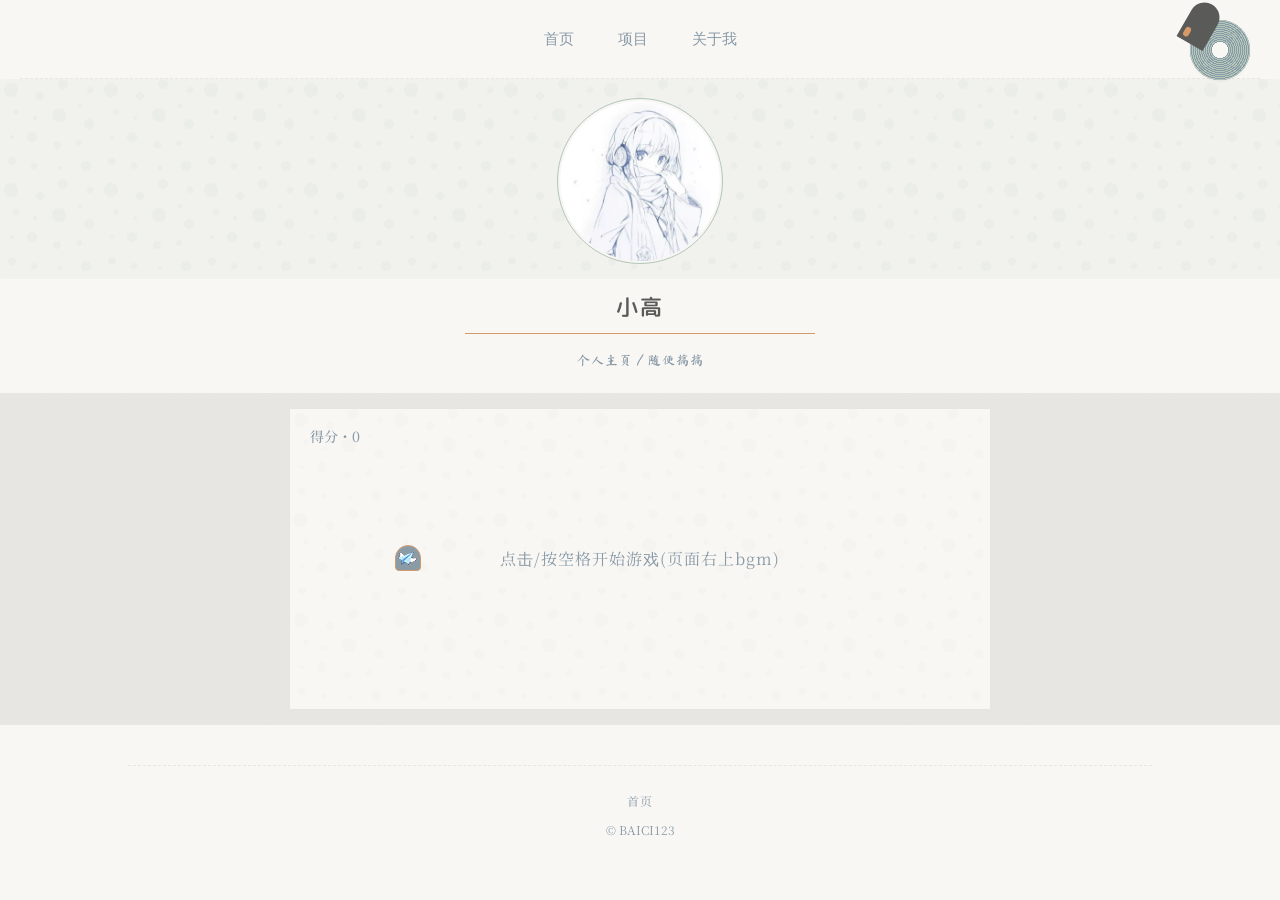
<file: index.html>
<!DOCTYPE html>
<html lang="zh">
<head>
    <meta charset="UTF-8">
    <title>高锦涛 | 南京理工大学 | 个人主页</title>
    <link rel="stylesheet" href="css/base.css">
    <link rel="stylesheet" href="css/index.css">
</head>
<body>
    <nav>
        <!-- 调 data-page 为 home.html -->
        <a href="home.html" class="nav-link active" data-page="home.html">首页</a>
        <a href="projects.html" class="nav-link" data-page="projects.html">项目</a>
        <a href="about.html" class="nav-link" data-page="about.html">关于我</a>
    </nav>

    <div class="music-player">
        <div class="record"></div>
        <div class="tonearm"></div>
        <audio id="bg-music" loop preload="auto">
            <source src="music/background.mp3" type="audio/mpeg">
            你的浏览器不支持音频播放
        </audio>
    </div>

    <!-- iframe 初始加载 home.html -->
    <iframe id="content-iframe" src="home.html"></iframe>

    <script src="js/music.js"></script>
    <script>
        const navLinks = document.querySelectorAll('.nav-link');
        const iframe = document.getElementById('content-iframe');
        
        navLinks.forEach(link => {
            link.addEventListener('click', (e) => {
                e.preventDefault();
                const page = link.getAttribute('data-page');
                iframe.src = page;
                // 高亮当前导航
                navLinks.forEach(l => l.classList.remove('active'));
                link.classList.add('active');
            });
        });
    </script>
</body>
</html>
</file>
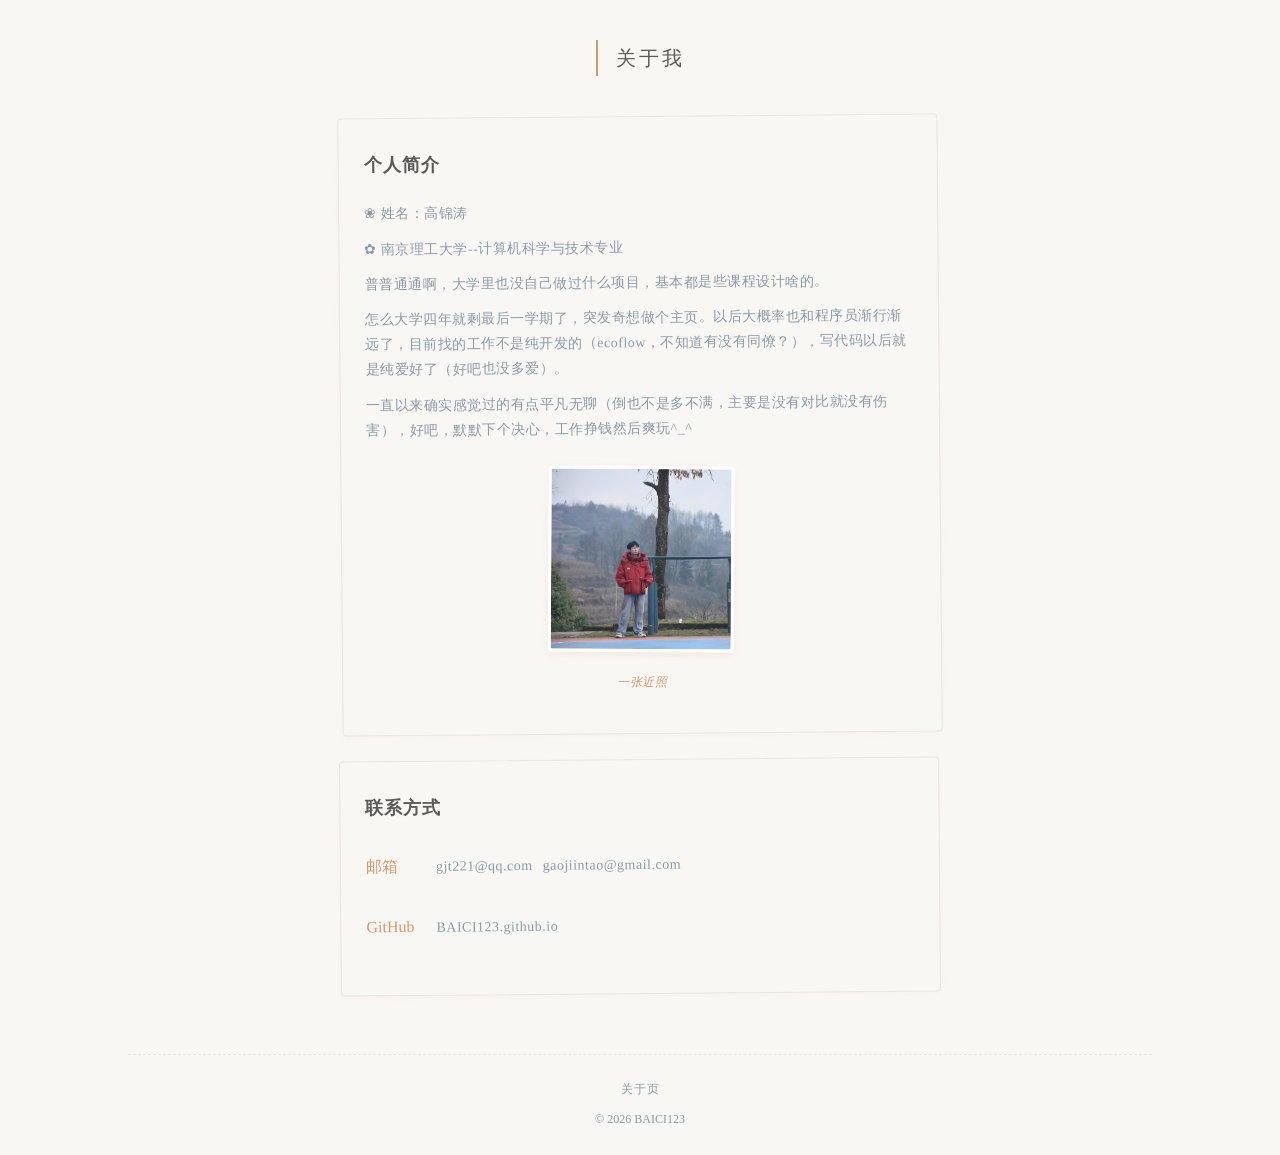
<file: about.html>
<!DOCTYPE html>
<html lang="zh">
<head>
    <meta charset="UTF-8">
    <title>关于我</title>
    <link rel="stylesheet" href="css/base.css">
    <link rel="stylesheet" href="css/about.css">
</head>
<body>

<!-- 关于页标题（用专属类名） -->
<h2 class="about-title">关于我</h2>

<!-- 关于页容器（用专属类名） -->
<div class="about-container">
    <!-- 关于卡片（用专属类名） -->
    <div class="about-card">
        <h3>个人简介</h3>
        <p>❀ 姓名：高锦涛</p>
		<p>✿ 南京理工大学--计算机科学与技术专业</p>
        <p>普普通通啊，大学里也没自己做过什么项目，基本都是些课程设计啥的。</p>
		<p>怎么大学四年就剩最后一学期了，突发奇想做个主页。以后大概率也和程序员渐行渐远了，目前找的工作不是纯开发的（ecoflow，不知道有没有同僚？），写代码以后就是纯爱好了（好吧也没多爱）。</p>
		<p>一直以来确实感觉过的有点平凡无聊（倒也不是多不满，主要是没有对比就没有伤害），好吧，默默下个决心，工作挣钱然后爽玩^_^</p>
		<div class="avatar-wrapper">
		    <img src="images/life/life.jpg" alt="生活照" class="life-photo" id="preview-img"> 
		    <p class="photo-desc">一张近照</p> <!-- 可选：添加图片描述 -->
		</div>
	</div>
    <div class="about-card">
        <h3>联系方式</h3>
        <div class="contact-line">
            <span>邮箱</span>
            <p>gjt221@qq.com</p>
			<p>gaojiintao@gmail.com</p>
        </div>
        <div class="contact-line">
            <span>GitHub</span>
            <p>BAICI123.github.io</p>
        </div>
    </div>
</div>

<footer>
	<p class="footer-note">关于页</p>
    © 2026 BAICI123
</footer>

<div id="img-modal" class="img-modal">
        <span class="close-btn">&times;</span>
        <img class="modal-content" id="modal-img">
    </div>

    <script src="js/music.js"></script>
    <!-- 新增图片放大预览JS -->
    <script>
        // 获取元素
        const modal = document.getElementById("img-modal");
        const img = document.getElementById("preview-img");
        const modalImg = document.getElementById("modal-img");
        const closeBtn = document.getElementsByClassName("close-btn")[0];

        // 点击图片打开弹窗
        img.onclick = function() {
            modal.style.display = "block";
            modalImg.src = this.src; // 同步图片地址
            document.body.style.overflow = "hidden"; // 禁止背景滚动
        }

        // 点击关闭按钮/弹窗空白处关闭
        closeBtn.onclick = function() {
            modal.style.display = "none";
            document.body.style.overflow = "auto"; // 恢复滚动
        }
        modal.onclick = function(e) {
            if (e.target === modal) { // 仅点击空白处关闭
                modal.style.display = "none";
                document.body.style.overflow = "auto";
            }
        }
    </script>

</body>
</html>
</file>
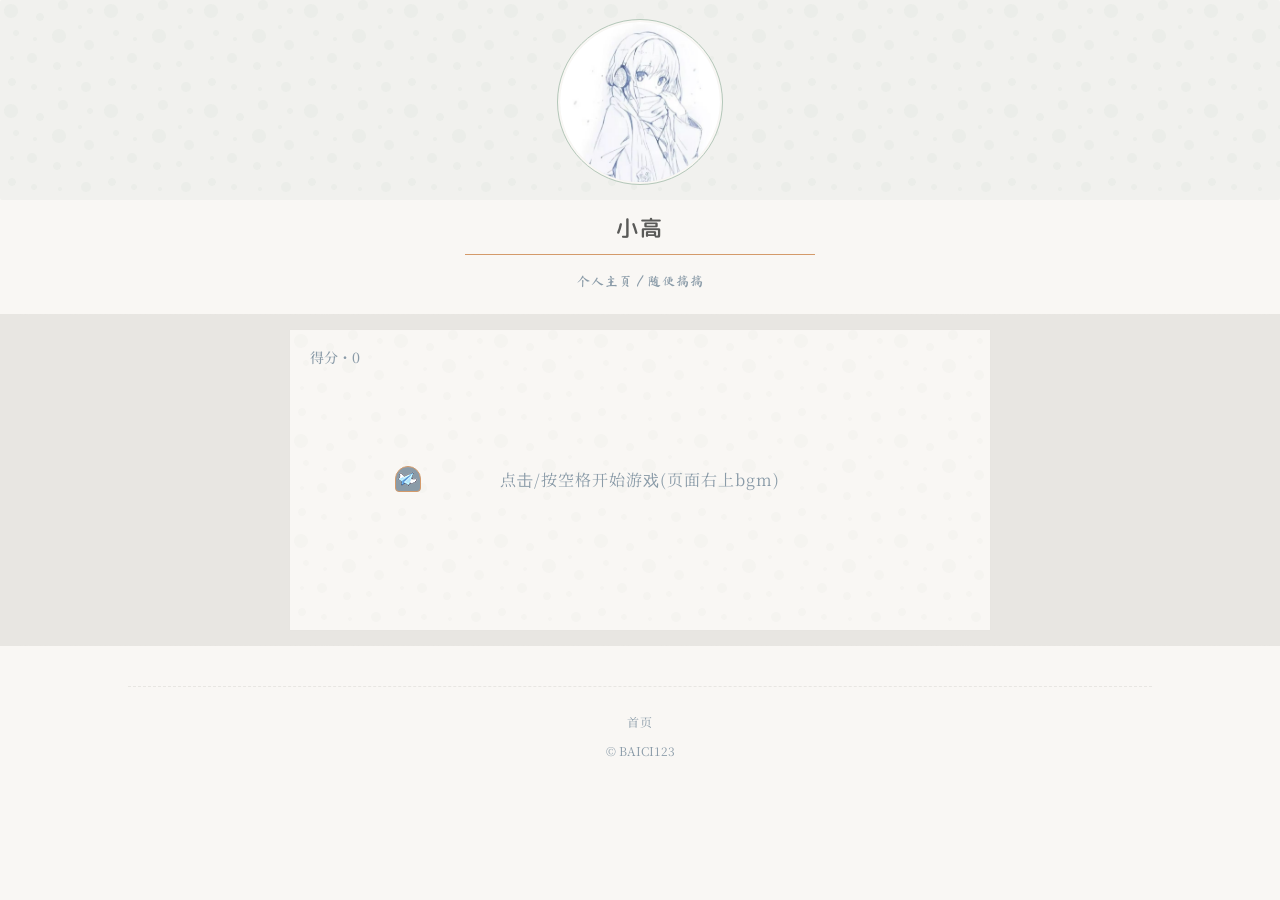
<file: home.html>
<!DOCTYPE html>
<html lang="zh-CN">
<head>
  <meta charset="UTF-8">
  <meta name="viewport" content="width=device-width, initial-scale=1.0">
  <title>主页记录</title>
  <!-- 引入基础样式 + 首页专属样式 -->
  <link rel="stylesheet" href="css/base.css">
  <link rel="stylesheet" href="css/home.css">
  <!-- 引入日系字体 -->
  <link rel="preconnect" href="https://fonts.googleapis.com">
  <link rel="preconnect" href="https://fonts.gstatic.com" crossorigin>
  <link href="https://fonts.googleapis.com/css2?family=Ma+Shan+Zheng&family=M+PLUS+Rounded+1c:wght@400;500&family=Noto+Serif+JP:wght@400;500&family=Source+Han+Serif+SC:wght@400;500&display=swap" rel="stylesheet">
</head>
<body>
  <!-- 主体内容 -->
  <div class="hero-bg"></div>
  <div class="container">
    <img src="images/avatar.jpg" alt="头像" class="avatar">
    <h1 class="main-title">小高</h1>
    <p class="subtitle">个人主页 / 随便搞搞</p>
  </div>

  <!-- 游戏容器 -->
  <div class="game-wrap">
    <div id="plane-game" class="game-container">
      <div id="start-tip">点击/按空格开始游戏(页面右上bgm)</div>
      <div id="score">得分・0</div>
      <div id="plane"></div>
      <div id="pillar-container"></div>
      <div id="crash-tip">碰撞啦 ✿</div>
    </div>
  </div>
  
  <footer>
	<p class="footer-note">首页</p>
    © BAICI123
</footer>
  
  <script src="js/game.js"></script>
</body>
</html>
</file>
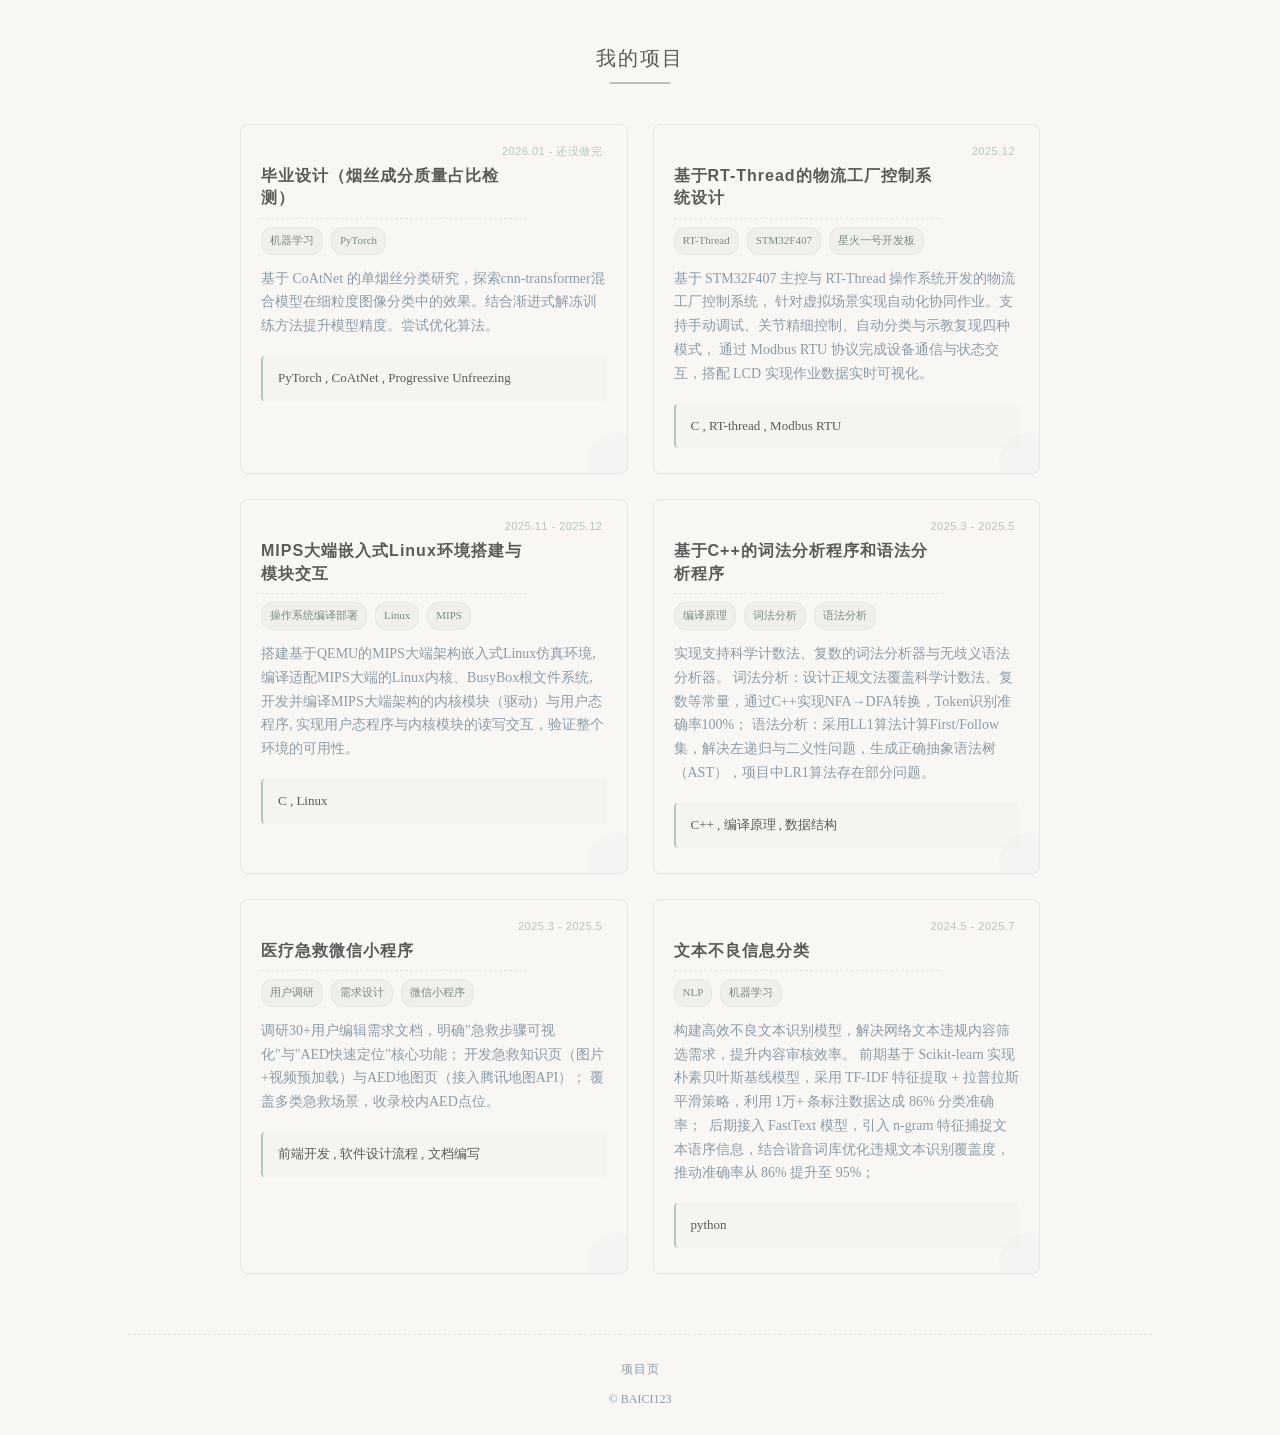
<file: projects.html>
<!DOCTYPE html>
<html lang="zh">
<head>
    <meta charset="UTF-8">
    <title>项目</title>
    <link rel="stylesheet" href="css/base.css">
    <link rel="stylesheet" href="css/projects.css">
</head>
<body>

<!-- 项目页标题（用专属类名） -->
<h2 class="projects-title">我的项目</h2>

<!-- 项目卡片容器（用专属类名） -->
<div class="projects-container">
    <!-- 项目卡片1：增加时间、标签、装饰元素 -->
    <div class="project-card">
        <!-- 项目时间标签 -->
        <div class="project-date">2026.01 - 还没做完</div>
        <h3>毕业设计（烟丝成分质量占比检测）</h3>
        <!-- 项目标签 -->
        <div class="project-tags">
            <span class="tag">机器学习</span>
            <span class="tag">PyTorch</span>
        </div>
        <p>基于 CoAtNet 的单烟丝分类研究，探索cnn-transformer混合模型在细粒度图像分类中的效果。结合渐进式解冻训练方法提升模型精度。尝试优化算法。</p>
        <div class="code-block">
            PyTorch , CoAtNet , Progressive Unfreezing
        </div>
        <!-- 装饰性小元素 -->
        <div class="card-decoration"></div>
    </div>

    <!-- 项目卡片2：增加时间、标签、装饰元素 -->
    <div class="project-card">
        <!-- 项目时间标签 -->
        <div class="project-date">2025.12</div>
        <h3>基于RT-Thread的物流工厂控制系统设计</h3>
        <!-- 项目标签 -->
        <div class="project-tags">
            <span class="tag">RT-Thread</span>
            <span class="tag">STM32F407</span>
            <span class="tag">星火一号开发板</span>
        </div>
        <p>基于 STM32F407 主控与 RT-Thread 操作系统开发的物流工厂控制系统，
		针对虚拟场景实现自动化协同作业。支持手动调试、关节精细控制、自动分类与示教复现四种模式，
		通过 Modbus RTU 协议完成设备通信与状态交互，搭配 LCD 实现作业数据实时可视化。</p>
        <div class="code-block">
            C , RT-thread , Modbus RTU
        </div>
        <!-- 装饰性小元素 -->
        <div class="card-decoration"></div>
    </div>
	
	<!-- 项目卡片3：增加时间、标签、装饰元素 -->
    <div class="project-card">
        <!-- 项目时间标签 -->
        <div class="project-date">2025.11 - 2025.12</div>
        <h3>MIPS大端嵌入式Linux环境搭建与模块交互</h3>
        <!-- 项目标签 -->
        <div class="project-tags">
            <span class="tag">操作系统编译部署</span>
            <span class="tag">Linux</span>
            <span class="tag">MIPS</span>
        </div>
        <p>搭建基于QEMU的MIPS大端架构嵌入式Linux仿真环境,
		编译适配MIPS大端的Linux内核、BusyBox根文件系统,
		开发并编译MIPS大端架构的内核模块（驱动）与用户态程序,
		实现用户态程序与内核模块的读写交互，验证整个环境的可用性。</p>
        <div class="code-block">
            C , Linux
        </div>
        <!-- 装饰性小元素 -->
        <div class="card-decoration"></div>
    </div>
	
	<!-- 项目卡片4：增加时间、标签、装饰元素 -->
    <div class="project-card">
        <!-- 项目时间标签 -->
        <div class="project-date">2025.3 - 2025.5</div>
        <h3>基于C++的词法分析程序和语法分析程序</h3>
        <!-- 项目标签 -->
        <div class="project-tags">
            <span class="tag">编译原理</span>
            <span class="tag">词法分析</span>
            <span class="tag">语法分析</span>
        </div>
        <p>实现支持科学计数法、复数的词法分析器与无歧义语法分析器。
		词法分析：设计正规文法覆盖科学计数法、复数等常量，通过C++实现NFA→DFA转换，Token识别准确率100%；
		语法分析：采用LL1算法计算First/Follow集，解决左递归与二义性问题，生成正确抽象语法树（AST），项目中LR1算法存在部分问题。
		</p>
        <div class="code-block">
            C++ , 编译原理 , 数据结构
        </div>
        <!-- 装饰性小元素 -->
        <div class="card-decoration"></div>
    </div>
	
	<!-- 项目卡片5：增加时间、标签、装饰元素 -->
    <div class="project-card">
        <!-- 项目时间标签 -->
        <div class="project-date">2025.3 - 2025.5</div>
        <h3>医疗急救微信小程序</h3>
        <!-- 项目标签 -->
        <div class="project-tags">
            <span class="tag">用户调研</span>
			<span class="tag">需求设计</span>
            <span class="tag">微信小程序</span>
        </div>
        <p>调研30+用户编辑需求文档，明确"急救步骤可视化"与"AED快速定位"核心功能；
		开发急救知识页（图片+视频预加载）与AED地图页（接入腾讯地图API）；
		覆盖多类急救场景，收录校内AED点位。
		</p>
        <div class="code-block">
            前端开发 , 软件设计流程 , 文档编写
        </div>
        <!-- 装饰性小元素 -->
        <div class="card-decoration"></div>
    </div>
	<!-- 项目卡片6：增加时间、标签、装饰元素 -->
    <div class="project-card">
        <!-- 项目时间标签 -->
        <div class="project-date">2024.5 - 2025.7</div>
        <h3>文本不良信息分类</h3>
        <!-- 项目标签 -->
        <div class="project-tags">
            <span class="tag">NLP</span>
			<span class="tag">机器学习</span>
        </div>
        <p>构建高效不良文本识别模型，解决网络文本违规内容筛选需求，提升内容审核效率。
			前期基于 Scikit-learn 实现朴素贝叶斯基线模型，采用 TF-IDF 特征提取 + 拉普拉斯平滑策略，利用 1万+ 条标注数据达成 86% 分类准确率； 
			后期接入 FastText 模型，引入 n-gram 特征捕捉文本语序信息，结合谐音词库优化违规文本识别覆盖度，推动准确率从 86% 提升至 95%； 
		</p>
        <div class="code-block">
            python
        </div>
        <!-- 装饰性小元素 -->
        <div class="card-decoration"></div>
    </div>
</div>

<footer>
	<p class="footer-note">项目页</p>
    © BAICI123
</footer>

<script src="js/music.js"></script>

</body>
</html>
</file>
<file: css/base.css>
/* ===== 全局基础配置 ===== */
body {
  margin: 0;
  font-family: "Source Han Serif SC", "Noto Serif JP", serif;
  background-color: #F9F7F4;
  color: #5A5A58;
  overflow-x: hidden;
  line-height: 1.8;
}

/* ===== 页脚样式（所有页面共用） ===== */
footer {
  text-align: center;
  padding: 25px 0;
  color: #8A9BA8;
  font-size: 12px;
  margin-top: 40px;
  position: relative;
}
footer::before {
  content: "";
  position: absolute;
  top: 0;
  left: 50%;
  transform: translateX(-50%);
  width: 80%;
  height: 1px;
  border-top: 1px dashed #E8E6E2;
}
.footer-note {
  margin: 0 0 8px 0;
  font-size: 12px;
  letter-spacing: 1px;
}

/* ===== 通用响应式基础配置 ===== */
@media screen and (max-width: 768px) {
  nav a {
    margin: 0 12px;
    font-size: 14px;
  }
}
</file>
<file: css/index.css>
body {
  margin: 0;
  padding: 0;
  overflow-x: hidden;
}

/* ===== 导航样式 ===== */
/* 补充到 nav 样式后 */
nav {
  text-align: center;
  padding: 25px 0;
  position: relative;
  margin: 0 20px;
  /* 新增：明确导航栏高度，方便iframe计算 */
  height: auto;
  box-sizing: border-box;
}
nav::after {
  content: "";
  position: absolute;
  bottom: 0;
  left: 0;
  width: 100%;
  height: 1px;
  border-bottom: 1px dashed #E8E6E2;
}
nav a {
  margin: 0 20px;
  text-decoration: none;
  color: #8A9BA8;
  font-size: 15px;
  transition: all 0.3s ease;
  position: relative;
}
nav a:hover {
  color: #B4C7B9;
}
nav a::after {
  content: "";
  position: absolute;
  bottom: -2px;
  left: 0;
  width: 0;
  height: 1px;
  background-color: #B4C7B9;
  transition: width 0.3s ease;
}
nav a:hover::after {
  width: 100%;
}

/* ===== 音乐播放器样式 ===== */
.music-player {
  position: fixed;
  top: 20px; /* 与导航栏顶部对齐 */
  right: 30px; /* 远离页面边缘 */
  width: 60px; /* 缩小适配导航栏 */
  height: 60px;
  z-index: 9999; /* 保证层级最高，跨页面不被遮挡 */
  cursor: pointer;
  /* 适配小屏幕 */
  @media screen and (max-width: 768px) {
	width: 50px;
	height: 50px;
	right: 15px;
	top: 15px;
  }
}
/* 唱片样式 - 贴合日系风格 */
.record {
  width: 100%;
  height: 100%;
  border-radius: 50%;
  background: #8A9BA8; /* 与页面配色统一 */
  position: relative;
  overflow: hidden;
  transition: all 0.5s ease;
  box-shadow: 0 1px 3px rgba(0,0,0,0.05);
}
/* 唱片纹理 - 简化更贴合日系极简风 */
.record::before {
  content: "";
  position: absolute;
  top: 0;
  left: 0;
  width: 100%;
  height: 100%;
  background: radial-gradient(circle at center, #F9F7F4 8px, transparent 8px),
			  repeating-radial-gradient(circle at center, #8A9BA8 0, #8A9BA8 1px, #B4C7B9 1px, #B4C7B9 2px);
  @media screen and (max-width: 768px) {
	background: radial-gradient(circle at center, #F9F7F4 6px, transparent 6px),
				repeating-radial-gradient(circle at center, #8A9BA8 0, #8A9BA8 1px, #B4C7B9 1px, #B4C7B9 2px);
  }
}
/* 唱片旋转动画 */
.record.rotate {
  animation: spin 3s linear infinite;
}
@keyframes spin {
  0% { transform: rotate(0deg); }
  100% { transform: rotate(360deg); }
}

/* 唱针样式 - 缩小适配唱片 */
.tonearm {
  position: absolute;
  top: -8px;
  right: 25px; /* 适配60px宽唱片 */
  width: 30px;
  height: 45px;
  background: #5A5A58; /* 页面文字色 */
  border-radius: 15px 15px 0 0;
  transform-origin: top right;
  transition: transform 0.3s ease;
  z-index: 10000;
  @media screen and (max-width: 768px) {
	top: -6px;
	right: 20px;
	width: 25px;
	height: 35px;
  }
}
/* 唱针针头 */
.tonearm::after {
  content: "";
  position: absolute;
  bottom: 4px;
  left: 4px;
  width: 6px;
  height: 10px;
  background: #D49A6A; /* 暖柿色，贴合页面 accent 色 */
  border-radius: 3px;
  @media screen and (max-width: 768px) {
	width: 5px;
	height: 8px;
  }
}
/* 唱针抬起状态（暂停） */
.tonearm.lifted {
  transform: rotate(30deg);
}

/* ========== iframe 样式（修复高度） ========== */
#content-iframe {
  width: 100%;
  /* 核心：基于视口高度，减去导航栏实际占用高度 + 小屏幕适配 */
  height: calc(100vh - 80px); 
  /* 兜底：避免高度溢出/不足 */
  min-height: calc(100vh - 80px);
  max-height: calc(100vh - 80px);
  border: none;
  margin: 0;
  display: block;
  /* 防止iframe内部滚动影响外层 */
  overflow: hidden;
}

/* 小屏幕适配（768px以下） */
@media screen and (max-width: 768px) {
  #content-iframe {
    /* 小屏幕导航栏文字更小，高度略减 */
    height: calc(100vh - 70px);
    min-height: calc(100vh - 70px);
    max-height: calc(100vh - 70px);
  }
}
</file>
<file: css/about.css>
/* ===== 关于页专属标题 ===== */
.about-title {
  width: fit-content;
  margin: 40px auto 40px;
  font-weight: 500;
  font-size: 20px;
  font-family: "Ma Shan Zheng", cursive; /* 手写体，区别于项目页 */
  letter-spacing: 3px;
  color: #5A5A58;
  position: relative;
  padding-left: 20px; /* 左侧竖线空间 */
}
/* 关于标题装饰：左侧竖线，区别于项目页 */
.about-title::before {
  content: "";
  position: absolute;
  top: 0;
  left: 0;
  height: 100%;
  width: 2px;
  background-color: #D49A6A; /* 暖柿色，关于页主强调色 */
}

/* ===== 关于页容器 ===== */
.about-container {
  width: 80%;
  max-width: 600px;
  margin: 0 auto 60px;
  padding: 0 15px;
}

/* ===== 关于页信息卡片（手账风格） ===== */
.about-card {
  background-color: #F9F7F4;
  border: 1px solid #E8E6E2;
  border-radius: 4px; /* 更圆润的圆角，区别于项目页8px */
  padding: 30px 25px;
  margin-bottom: 25px;
  position: relative;
  /* 手账轻微倾斜效果 */
  transform: rotate(-0.5deg);
  transition: all 0.3s ease;
  box-shadow: 0 2px 5px rgba(212, 154, 106, 0.05); /* 暖柿色浅阴影 */
}
/* 卡片悬浮：回正+暖色调阴影 */
.about-card:hover {
  transform: rotate(0);
  box-shadow: 0 4px 12px rgba(212, 154, 106, 0.1);
  border-color: #D49A6A;
}

/* 关于卡片标题 */
.about-card h3 {
  margin: 0 0 20px;
  font-size: 18px;
  font-family: "Noto Serif JP", serif; /* 日文字体，区别于项目页 */
  color: #5A5A58;
  letter-spacing: 1px;
}

/* 关于卡片内容 */
.about-card p {
  margin: 10px 0;
  font-size: 14px;
  color: #8A9BA8;
  line-height: 1.8;
  /* 手账文字间距 */
  letter-spacing: 0.5px;
}

/* 生活照容器 */
.avatar-wrapper {
  margin: 25px 0 10px;
  text-align: center; /* 图片居中 */
}

/* 生活照样式（手账照片风格） */
.life-photo {
  width: 180px; /* 固定宽度，避免过大 */
  height: 180px; /* 正方形，可根据需求调整 */
  object-fit: cover; /* 保持图片比例，裁剪多余部分 */
  border-radius: 4px; /* 贴合卡片圆角风格 */
  border: 3px solid #fff; /* 白色边框模拟拍立得 */
  box-shadow: 0 3px 8px rgba(212, 154, 106, 0.15); /* 暖色调阴影 */
  transform: rotate(0.8deg); /* 轻微旋转，贴合手账随意感 */
  transition: all 0.3s ease;
}

/* 悬浮时图片效果 */
.life-photo:hover {
  transform: rotate(0) scale(1.05); /* 回正+轻微放大 */
  box-shadow: 0 5px 15px rgba(212, 154, 106, 0.2);
}

/* 图片描述文字 */
.photo-desc {
  margin-top: 10px !important; /* 覆盖p标签默认样式 */
  font-size: 12px !important;
  color: #D49A6A !important; /* 暖柿色，和标题装饰色统一 */
  font-style: italic; /* 斜体，更有手账感 */
}

/* 响应式适配（移动端调整图片大小） */
@media screen and (max-width: 768px) {
  .life-photo {
    width: 150px;
    height: 150px;
  }
}

/* 联系方式行样式 */
.contact-line {
  display: flex;
  align-items: center;
  gap: 10px;
  margin: 15px 0;
}
.contact-line span {
  color: #D49A6A; /* 暖柿色强调联系方式标签 */
  font-weight: 500;
  min-width: 60px;
}

/* ===== 关于页响应式适配 ===== */
@media screen and (max-width: 768px) {
  .about-title {
    font-size: 18px;
    margin: 40px auto 30px;
    letter-spacing: 2px;
  }
  .about-container {
    width: 90%;
  }
  .about-card {
    padding: 25px 20px;
    transform: rotate(-0.3deg);
  }
  .about-card h3 {
    font-size: 16px;
  }
  .about-card p {
    font-size: 13px;
  }
  .contact-line {
    flex-direction: column;
    align-items: flex-start;
    gap: 5px;
  }
}

/* ===== 图片放大预览弹窗 ===== */
.img-modal {
  display: none; /* 默认隐藏 */
  position: fixed;
  top: 0;
  left: 0;
  width: 100%;
  height: 100%;
  background-color: rgba(0, 0, 0, 0.85); /* 半透明黑背景 */
  z-index: 9999; /* 置顶显示 */
  overflow: auto;
  padding: 20px;
  box-sizing: border-box;
}

/* 关闭按钮 */
.close-btn {
  position: absolute;
  top: 20px;
  right: 35px;
  color: #fff;
  font-size: 40px;
  font-weight: bold;
  cursor: pointer;
  transition: 0.3s;
}
.close-btn:hover {
  color: #D49A6A; /* 暖柿色，贴合页面风格 */
}

/* 预览图片 */
.modal-content {
  display: block;
  margin: 0 auto;
  max-width: 90%; /* 最大宽度90%，适配屏幕 */
  max-height: 90vh; /* 最大高度90%视口，避免溢出 */
  border: 4px solid #fff; /* 白色边框，和小图呼应 */
  border-radius: 4px;
  animation: zoom 0.3s; /* 淡入放大动画 */
}

/* 放大动画 */
@keyframes zoom {
  from {transform: scale(0.1);}
  to {transform: scale(1);}
}

/* 移动端适配 */
@media screen and (max-width: 768px) {
  .close-btn {
    font-size: 30px;
    top: 15px;
    right: 20px;
  }
  .modal-content {
    max-width: 95%;
    max-height: 85vh;
  }
}

/* 给小图添加点击提示（可选） */
.life-photo {
  cursor: zoom-in; /* 鼠标悬浮显示“放大”图标 */
}
</file>
<file: css/home.css>
body {
  margin: 0 !important;
  padding: 0 !important;
}

/* ===== 首页装饰背景块 ===== */
.hero-bg {
  position: absolute;
  top: 0;
  width: 100%;
  height: 200px;
  background: rgba(180, 199, 185, 0.1);
  background-image: url("data:image/svg+xml,%3Csvg width='100' height='100' viewBox='0 0 100 100' xmlns='http://www.w3.org/2000/svg'%3E%3Cpath d='M11 18c3.866 0 7-3.134 7-7s-3.134-7-7-7-7 3.134-7 7 3.134 7 7 7zm48 25c3.866 0 7-3.134 7-7s-3.134-7-7-7-7 3.134-7 7 3.134 7 7 7zm-43-7c1.657 0 3-1.343 3-3s-1.343-3-3-3-3 1.343-3 3 1.343 3 3 3zm63 31c1.657 0 3-1.343 3-3s-1.343-3-3-3-3 1.343-3 3 1.343 3 3 3zM34 90c1.657 0 3-1.343 3-3s-1.343-3-3-3-3 1.343-3 3 1.343 3 3 3zm56-76c1.657 0 3-1.343 3-3s-1.343-3-3-3-3 1.343-3 3 1.343 3 3 3zM12 86c2.21 0 4-1.79 4-4s-1.79-4-4-4-4 1.79-4 4 1.79 4 4 4zm28-65c2.21 0 4-1.79 4-4s-1.79-4-4-4-4 1.79-4 4 1.79 4 4 4zm23-11c2.76 0 5-2.24 5-5s-2.24-5-5-5-5 2.24-5 5 2.24 5 5 5zm-6 60c2.21 0 4-1.79 4-4s-1.79-4-4-4-4 1.79-4 4 1.79 4 4 4zm29 22c2.76 0 5-2.24 5-5s-2.24-5-5-5-5 2.24-5 5 2.24 5 5 5zM32 63c2.76 0 5-2.24 5-5s-2.24-5-5-5-5 2.24-5 5 2.24 5 5 5zm57-13c2.76 0 5-2.24 5-5s-2.24-5-5-5-5 2.24-5 5 2.24 5 5 5zm-9-21c1.105 0 2-.895 2-2s-.895-2-2-2-2 .895-2 2 .895 2 2 2zM60 91c1.105 0 2-.895 2-2s-.895-2-2-2-2 .895-2 2 .895 2 2 2zM35 41c1.105 0 2-.895 2-2s-.895-2-2-2-2 .895-2 2 .895 2 2 2zM12 60c1.105 0 2-.895 2-2s-.895-2-2-2-2 .895-2 2 .895 2 2 2z' fill='%23b4c7b9' fill-opacity='0.1' fill-rule='evenodd'/%3E%3C/svg%3E");
  z-index: -1;
  border-radius: 2px;
}

/* ===== 首页主体容器（头像/标题） ===== */
.container {
  width: 85%;
  max-width: 700px;
  margin: 20px auto;
  text-align: center;
  padding: 0 15px;
}
.avatar {
  width: 160px;
  height: 160px;
  border-radius: 50%;
  border: 2px solid #F9F7F4;
  outline: 1px solid #B4C7B9;
  box-shadow: none;
}
.main-title {
  margin-top: 15px;
  font-weight: 500;
  font-size: 22px;
  font-family: "M PLUS Rounded 1c", "Source Han Sans Soft", sans-serif;
  letter-spacing: 2px;
  position: relative;
  padding-bottom: 8px;
}
.main-title::after {
  content: "";
  position: absolute;
  bottom: 0;
  left: 50%;
  transform: translateX(-50%);
  width: 50%;
  height: 1px;
  background-color: #D49A6A;
}
.subtitle {
  color: #8A9BA8;
  margin-top: 10px;
  font-size: 13px;
  font-family: "Ma Shan Zheng", cursive;
  letter-spacing: 1px;
}

/* ===== 首页游戏容器 ===== */
.game-wrap {
  width: 100%;
  margin: 10px auto;
  background-color: #E8E6E2;
  padding: 15px 0;
  border-top: 1px dashed #E8E6E2;
  border-bottom: 1px dashed #E8E6E2;
}
.game-container {
  width: calc(90% - 30px);
  max-width: 700px;
  height: 300px;
  margin: 0 auto;
  position: relative;
  overflow: hidden;
  background-color: #F9F7F4;
  background-image: url("data:image/svg+xml,%3Csvg width='100' height='100' viewBox='0 0 100 100' xmlns='http://www.w3.org/2000/svg'%3E%3Cpath d='M11 18c3.866 0 7-3.134 7-7s-3.134-7-7-7-7 3.134-7 7 3.134 7 7 7zm48 25c3.866 0 7-3.134 7-7s-3.134-7-7-7-7 3.134-7 7 3.134 7 7 7zm-43-7c1.657 0 3-1.343 3-3s-1.343-3-3-3-3 1.343-3 3 1.343 3 3 3zm63 31c1.657 0 3-1.343 3-3s-1.343-3-3-3-3 1.343-3 3 1.343 3 3 3zM34 90c1.657 0 3-1.343 3-3s-1.343-3-3-3-3 1.343-3 3 1.343 3 3 3zm56-76c1.657 0 3-1.343 3-3s-1.343-3-3-3-3 1.343-3 3 1.343 3 3 3zM12 86c2.21 0 4-1.79 4-4s-1.79-4-4-4-4 1.79-4 4 1.79 4 4 4zm28-65c2.21 0 4-1.79 4-4s-1.79-4-4-4-4 1.79-4 4 1.79 4 4 4zm23-11c2.76 0 5-2.24 5-5s-2.24-5-5-5-5 2.24-5 5 2.24 5 5 5zm-6 60c2.21 0 4-1.79 4-4s-1.79-4-4-4-4 1.79-4 4 1.79 4 4 4zm29 22c2.76 0 5-2.24 5-5s-2.24-5-5-5-5 2.24-5 5 2.24 5 5 5zM32 63c2.76 0 5-2.24 5-5s-2.24-5-5-5-5 2.24-5 5 2.24 5 5 5zm57-13c2.76 0 5-2.24 5-5s-2.24-5-5-5-5 2.24-5 5 2.24 5 5 5zm-9-21c1.105 0 2-.895 2-2s-.895-2-2-2-2 .895-2 2 .895 2 2 2zM60 91c1.105 0 2-.895 2-2s-.895-2-2-2-2 .895-2 2 .895 2 2 2zM35 41c1.105 0 2-.895 2-2s-.895-2-2-2-2 .895-2 2 .895 2 2 2zM12 60c1.105 0 2-.895 2-2s-.895-2-2-2-2 .895-2 2 .895 2 2 2z' fill='%23e8e6e2' fill-opacity='0.2' fill-rule='evenodd'/%3E%3C/svg%3E");
  cursor: pointer;
  touch-action: manipulation;
  border-radius: 0;
  box-shadow: 0 0 2px rgba(0,0,0,0.02);
}
#pillar-container {
  position: absolute;
  top: 0;
  left: 0;
  width: 100%;
  height: 100%;
}
#start-tip {
  position: absolute;
  top: 50%;
  left: 50%;
  transform: translate(-50%, -50%);
  color: #8A9BA8;
  font-size: 16px;
  z-index: 10;
  letter-spacing: 1px;
  transition: all 0.3s ease;
}
@media screen and (max-width: 768px) {
  #start-tip {
    writing-mode: vertical-rl;
    text-orientation: upright;
    font-size: 14px;
  }
}
#score {
  position: absolute;
  top: 15px;
  left: 20px;
  font-size: 14px;
  color: #8A9BA8;
  z-index: 9;
  font-weight: 500;
}

/* 强制猫咪层级最高，柱体次之，柱子最低 */
.pillar-cat {
  z-index: 10 !important; 
  pointer-events: none; /* 不影响碰撞检测 */
}
.pillar-cylinder {
  z-index: 9 !important;
  pointer-events: none;
}
.pillar {
  z-index: 7 !important;
}

/* 修复小屏幕下装饰元素适配 */
@media screen and (max-width: 768px) {
  .pillar-cat {
    width: 30px !important;
    height: 30px !important;
  }
  .pillar-cylinder {
    width: 30px !important;
    height: 100px !important;
  }
}

/* 飞机样式 */
#plane {
  position: absolute;
  bottom: 50%;
  left: 50px;
  z-index: 8;
  transform: none;
  /*测试纯色：淡墨蓝底 + 暖柿色描边*/
  background-color: #8a9ba8 !important;
  border: 1px solid #d49a6a !important;
  border-radius: 50% 50% 4px 4px;
  transition: none;
}

/* 柱子样式 */
.pillar {
  position: absolute;
  /* 测试纯色：浅杉绿 */
  background-color: #B4C7B9 !important;
  border: none !important;
  border-radius: 0;
  z-index: 7;
}
.pillar-top {
  top: 0;
}
.pillar-bottom {
  bottom: 0;
}
/* 保留细线，贴合日系手账风格 */
.pillar-top::after {
  content: "";
  position: absolute;
  bottom: 0;
  left: 0;
  width: 100%;
  height: 1px;
  background-color: #8A9BA8;
  z-index: 9;
}
.pillar-bottom::after {
  content: "";
  position: absolute;
  top: 0;
  left: 0;
  width: 100%;
  height: 1px;
  background-color: #8A9BA8;
  z-index: 9;
}

#crash-tip {
  position: absolute;
  top: 50%;
  left: 50%;
  transform: translate(-50%, -50%);
  color: #D49A6A;
  font-size: 18px;
  font-family: "M PLUS Rounded 1c", sans-serif;
  z-index: 99;
  opacity: 0;
  transition: opacity 0.3s ease;
}
#crash-tip.show {
  opacity: 1;
}

/* 首页游戏响应式适配 */
@media screen and (max-width: 768px) {
  .game-container {
    height: 220px;
  }
  #plane {
    left: 30px;
  }
  #score {
    font-size: 12px;
  }
  .avatar {
    width: 120px;
    height: 120px;
  }
  .main-title {
    font-size: 20px;
  }
  .subtitle {
    font-size: 12px;
  }
}
</file>
<file: css/projects.css>
/* ===== 项目页专属标题 ===== */
.projects-title {
  width: fit-content;
  margin: 40px auto 40px;
  font-weight: 500;
  font-size: 20px;
  font-family: "M PLUS Rounded 1c", "Source Han Sans Soft", sans-serif;
  letter-spacing: 2px;
  color: #5A5A58;
  position: relative;
  padding-bottom: 8px;
}
.projects-title::after {
  content: "";
  position: absolute;
  bottom: 0;
  left: 50%;
  transform: translateX(-50%);
  width: 60px;
  height: 2px;
  background-color: #B4C7B9;
}

/* ===== 项目卡片容器 ===== */
.projects-container {
  width: 85%;
  max-width: 800px;
  margin: 0 auto 60px;
  display: grid;
  grid-template-columns: repeat(auto-fit, minmax(280px, 1fr));
  gap: 25px;
  padding: 0 15px;
}

/* ===== 项目卡片（核心修改：顶部内边距） ===== */
.project-card {
  background-color: #F9F7F4;
  border: 1px solid #E8E6E2;
  border-radius: 8px;
  padding: 40px 20px 25px; /* 顶部内边距从25px改为40px */
  position: relative;
  overflow: hidden;
  transition: all 0.3s ease;
  box-shadow: 0 1px 2px rgba(0,0,0,0.02);
}
.project-card:hover {
  transform: translateY(-3px);
  box-shadow: 0 4px 12px rgba(180, 199, 185, 0.1);
  border-color: #B4C7B9;
}

/* ===== 项目时间标签（优化定位+防遮挡） ===== */
.project-date {
  position: absolute;
  top: 15px; /* 上移5px，远离标题 */
  right: 20px;
  font-size: 11px;
  color: #B4C7B9;
  font-family: "M PLUS Rounded 1c", sans-serif;
  letter-spacing: 0.5px;
  z-index: 1; /* 确保在标题上层 */
  background-color: rgba(249, 247, 244, 0.8); /* 半透明背景 */
  padding: 2px 4px;
  border-radius: 2px;
}

/* ===== 项目标签容器 ===== */
.project-tags {
  display: flex;
  gap: 8px;
  margin: 8px 0 12px;
  flex-wrap: wrap;
}
.tag {
  font-size: 11px;
  padding: 3px 8px;
  background-color: rgba(180, 199, 185, 0.15);
  color: #7A8C81;
  border-radius: 12px;
  border: 1px solid rgba(180, 199, 185, 0.2);
}

/* ===== 项目卡片标题（核心优化：换行+最大宽度） ===== */
.project-card h3 {
  margin: 0 0 8px;
  font-size: 16px;
  font-family: "M PLUS Rounded 1c", sans-serif;
  color: #5A5A58;
  letter-spacing: 1px;
  padding-bottom: 8px;
  border-bottom: 1px dashed #E8E6E2;
  max-width: calc(100% - 80px); /* 预留右侧80px给时间 */
  word-wrap: break-word; /* 超长标题自动换行 */
  line-height: 1.4; /* 优化行高，换行后更美观 */
}

/* 项目卡片描述 */
.project-card p {
  margin: 12px 0 18px;
  font-size: 14px;
  color: #8A9BA8;
  line-height: 1.7;
}

/* 项目卡片代码块 */
.code-block {
  background-color: rgba(180, 199, 185, 0.08);
  border-radius: 4px;
  padding: 12px 15px;
  font-size: 13px;
  color: #5A5A58;
  font-family: "Source Han Serif SC", serif;
  border-left: 2px solid #B4C7B9;
  line-height: 1.6;
}

/* 卡片装饰元素 */
.card-decoration {
  position: absolute;
  bottom: -20px;
  right: -20px;
  width: 60px;
  height: 60px;
  background-color: rgba(180, 199, 185, 0.05);
  border-radius: 50%;
  z-index: 0;
  transition: all 0.3s ease;
}
.project-card:hover .card-decoration {
  transform: scale(1.2);
  background-color: rgba(180, 199, 185, 0.08);
}

/* ===== 响应式适配（同步调整移动端） ===== */
@media screen and (max-width: 768px) {
  .projects-title {
    font-size: 18px;
    margin: 40px auto 30px;
  }
  .projects-container {
    width: 90%;
    gap: 20px;
  }
  .project-card {
    padding: 35px 15px 20px; /* 移动端顶部内边距同步调整 */
  }
  .project-date {
    font-size: 10px;
    top: 12px;
    right: 15px;
    padding: 1px 3px;
  }
  .project-card h3 {
    font-size: 15px;
    max-width: calc(100% - 70px); /* 移动端预留宽度稍小 */
  }
  .tag {
    font-size: 10px;
    padding: 2px 6px;
  }
  .project-card p {
    font-size: 13px;
  }
  .code-block {
    font-size: 12px;
    padding: 10px 12px;
  }
  .card-decoration {
    width: 50px;
    height: 50px;
    bottom: -15px;
    right: -15px;
  }
}
</file>
